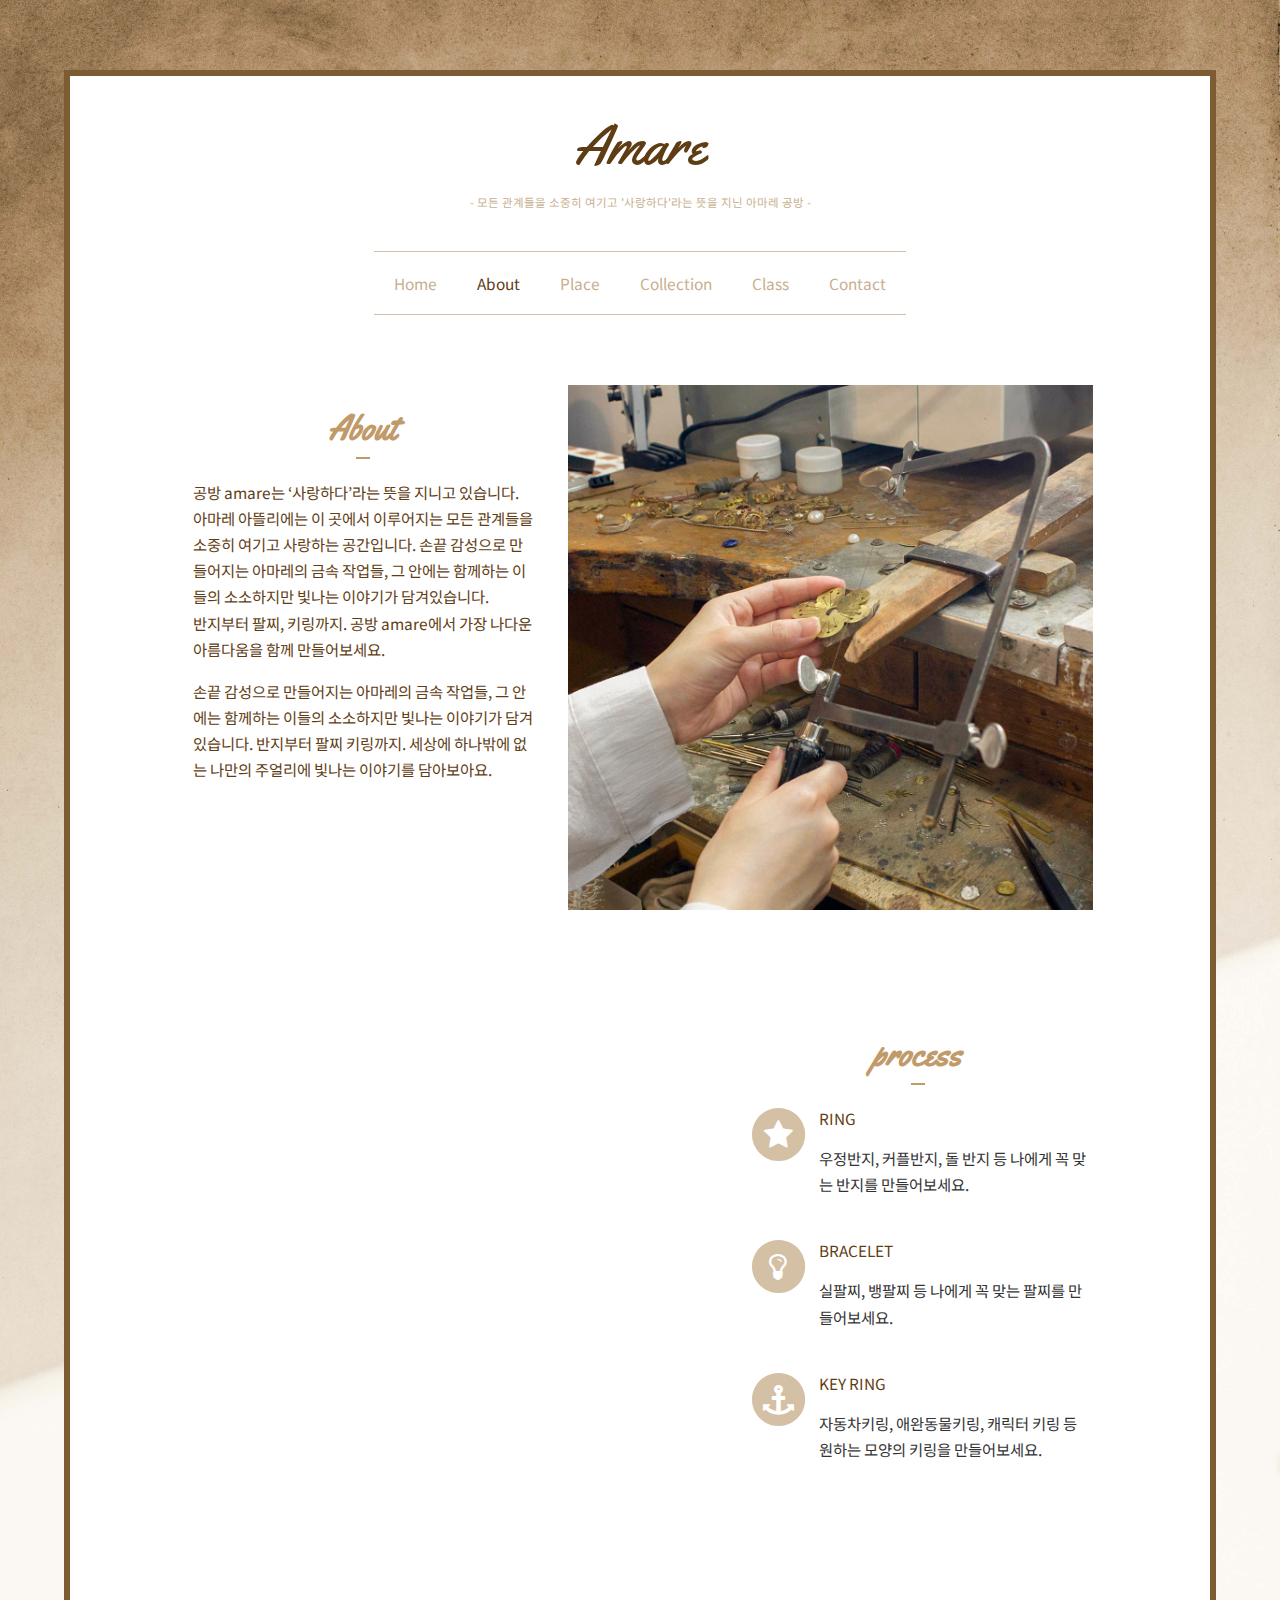
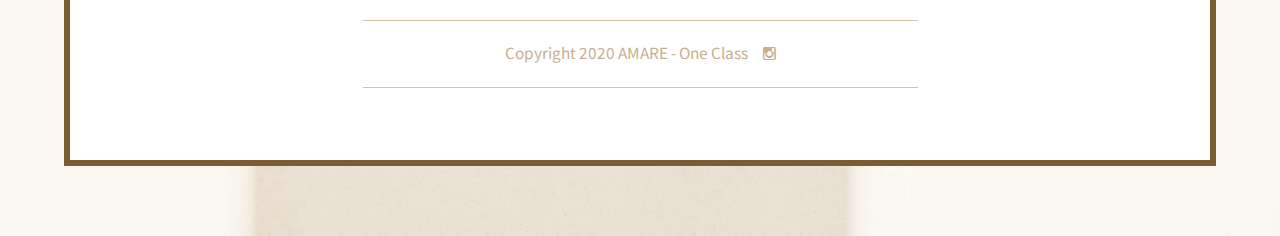
<file: about.html>
<!DOCTYPE html>
<html lang="en">
    <head>
        <title>아마레 공방 - About</title>

        <meta charset="utf-8">
        <meta name="description" content="">
        <meta name="viewport" content="width=device-width, initial-scale=1">
        
        <!-- Boostrap Core CSS-->
        <link rel="stylesheet" href="css/bootstrap.min.css"> 
        
        <!-- Main CSS -->
        <link rel="stylesheet" href="css/style.css">
        
        <!-- Animate CSS -->
        <link href="css/animate.css" rel="stylesheet">
        
        <!-- Google fonts -->
        <link href='http://fonts.googleapis.com/css?family=Oxygen:400,300' rel='stylesheet' type='text/css'>
        <link rel="stylesheet" type="text/css" href="http://fonts.googleapis.com/css?family=Qwigley" >
        <link href="https://fonts.googleapis.com/css2?family=Yellowtail&display=swap" rel="stylesheet">
        <link href="https://fonts.googleapis.com/css2?family=Noto+Sans+KR:wght@100;300;400;500;700;900&family=Yellowtail&display=swap" rel="stylesheet">
        <!-- Font awesome -->
        <link href="font-awesome-4.1.0/css/font-awesome.min.css" rel="stylesheet" type="text/css">

   </head>
   <body>
   
   <!-- Start wrapper -->
   <div class="wrapper">
  	  <div class="col-md-12">
         <!-- Logo -->
         <div class="brand wow fadeIn" data-wow-delay="0.1s"> amare
           <div class="title"> - 모든 관계들을 소중히 여기고 '사랑하다'라는 뜻을 지닌 아마레 공방 -  </div>
         </div>

         <!-- Navigation -->
         <nav class="navbar navbar-default" role="navigation">
            <!-- Brand and toggle get grouped for better mobile display -->
            <div class="navbar-header">
                <button type="button" class="navbar-toggle" data-toggle="collapse" data-target="#bs-example-navbar-collapse-1">
                    <span class="sr-only">Toggle navigation</span>
                    <span class="icon-bar"></span>
                    <span class="icon-bar"></span>
                    <span class="icon-bar"></span>
                </button>
                <!-- navbar-brand is hidden on larger screens, but visible when the menu is collapsed -->
                <div class="navbar-brand"><a href="">amare</a>
                <div class="title"> - 사랑하다 - </div>
                </div>
                 
            </div>
            <!-- Collect the nav links, forms, and other content for toggling -->
            <div class="collapse navbar-collapse" id="bs-example-navbar-collapse-1">
                <ul class="nav navbar-nav">
                  
                     <li>
                       <a href="index.html">Home</a>
                    </li>
                    <li class="active">
                       <a href="about.html">About</a>
                    </li>
                    <li>
                       <a href="services.html">Place</a>
                    </li>
                    <li>
                       <a href="collection.html">Collection</a>
                    </li>
                    <li>
                       <a  href="resume.html">Class</a>
                    </li>
                    <li>
                       <a href="contact.html">Contact</a>
                    </li>
                </ul>
            </div>
            <!-- /navbar-collapse -->
         </nav>
         <!-- End nav -->


         <!-- Start margin -->
         <div class="margin-about">
             <!-- Start left column -->
             <div class="box-about col-md-4 col-xs-offset-1">
               <h3 class="heading-inner">About</h3>
                  <div class="hr"></div>
                    <h4 class="aboutword">
                    공방 amare는 ‘사랑하다’라는 뜻을 지니고 있습니다.<br>
                    아마레 아뜰리에는 이 곳에서 이루어지는 모든 관계들을 소중히 여기고 사랑하는 공간입니다.
                    손끝 감성으로 만들어지는 아마레의 금속 작업들, 그 안에는 함께하는 이들의 소소하지만 빛나는 이야기가 담겨있습니다. <br>
                    반지부터 팔찌, 키링까지. 공방 amare에서 가장 나다운 아름다움을 함께 만들어보세요.
                    </h4>
                    
                    <h4 class="aboutword">
                    손끝 감성으로 만들어지는 아마레의 금속 작업들, 그 안에는 함께하는 이들의 소소하지만 빛나는 이야기가 담겨있습니다.  
                    반지부터 팔찌 키링까지. 세상에 하나밖에 없는 나만의 주얼리에 빛나는 이야기를 담아보아요.
                    </h4>             
                   
             </div>
             <!-- End left column -->
             
             <!-- Start right image -->
             <div class="col-md-6 wow fadeIn" data-wow-delay="0.1s">
               <img src="img/about1.jpg" alt="" class="photo-about"/> 
             </div>
             <!-- End right image -->
         </div>
         <!-- End margin -->
         
         <div class="col-md-12">
         </div>
         
         
         <!-- Start margin -->
         <div class="margin-about">
         <!-- Start right image -->
             <div class="col-md-6 wow fadeIn col-md-offset-1" data-wow-delay="0.1s">
               <img src="img/about.jpg" alt="" class="photo-about"/> 
             </div>
             <!-- End right image -->
             <!-- Start left column -->
             <div class="box-about col-md-4">
               <h3 class="heading-inner">process</h3>
                  <div class="hr"></div>
                    <div class="media">
                   <div class="pull-left">
                       <span class="fa-stack fa-2x">
                            <i class="fa fa-circle fa-stack-2x text-primary"></i>
                            <i class="fa fa-star fa-stack-1x fa-inverse"></i>
                       </span> 
                   </div>
                   <div class="media-body">
                       <h4 class="media-heading">RING</h4>
                       <p> 
                          우정반지, 커플반지, 돌 반지 등 나에게 꼭 맞는 반지를 만들어보세요.</p>
                   </div>
               </div>
               <div class="media">
                   <div class="pull-left">
                       <span class="fa-stack fa-2x">
                            <i class="fa fa-circle fa-stack-2x text-primary"></i>
                            <i class="fa fa-lightbulb-o fa-stack-1x fa-inverse"></i>
                       </span> 
                   </div>
                   <div class="media-body">
                       <h4 class="media-heading">BRACELET</h4>
                       <p>실팔찌, 뱅팔찌 등 나에게 꼭 맞는 팔찌를 만들어보세요. </p>
                   </div>
               </div>
               <div class="media">
                   <div class="pull-left">
                       <span class="fa-stack fa-2x">
                            <i class="fa fa-circle fa-stack-2x text-primary"></i>
                            <i class="fa fa-anchor fa-stack-1x fa-inverse"></i>
                       </span> 
                   </div>
                   <div class="media-body">
                       <h4 class="media-heading">KEY RING</h4>
                      <p>자동차키링, 애완동물키링, 캐릭터 키링 등 원하는 모양의 키링을 만들어보세요. </p>
                   </div>
              </div>
                               
             </div>
             <!-- End left column -->
             
             
         </div>
         <!-- End margin -->
         

         <!-- Start footer -->
         <div class="footer col-md-6 col-xs-offset-3">
              <h5>Copyright 2020 AMARE - One Class
              <a href="https://www.instagram.com/amare_official_irisjewelry/" target="_blank">
                    <i class="fa fa-instagram fa-1x icon1"></i>
                 </a>
              </h5>
         </div>
         <!-- End footer -->

      </div>
      <!-- End col-md-12 -->

   </div>
   <!-- End wrapper -->

      
   <!-- jQuery Version 1.11.0 -->
   <script src="js/jquery-1.11.0.js"></script>
   <!-- Boostrap JS -->
   <script src="js/bootstrap.min.js"></script>
   <!-- Smooth scroll JS -->
   <script src="js/smoothscroll.js"></script>
   
   <!-- Wow JavaScript -->
   <script src="js/wow.js"></script>
    
    <script>
    new WOW().init();
    </script>


</body>
</html>
</file>
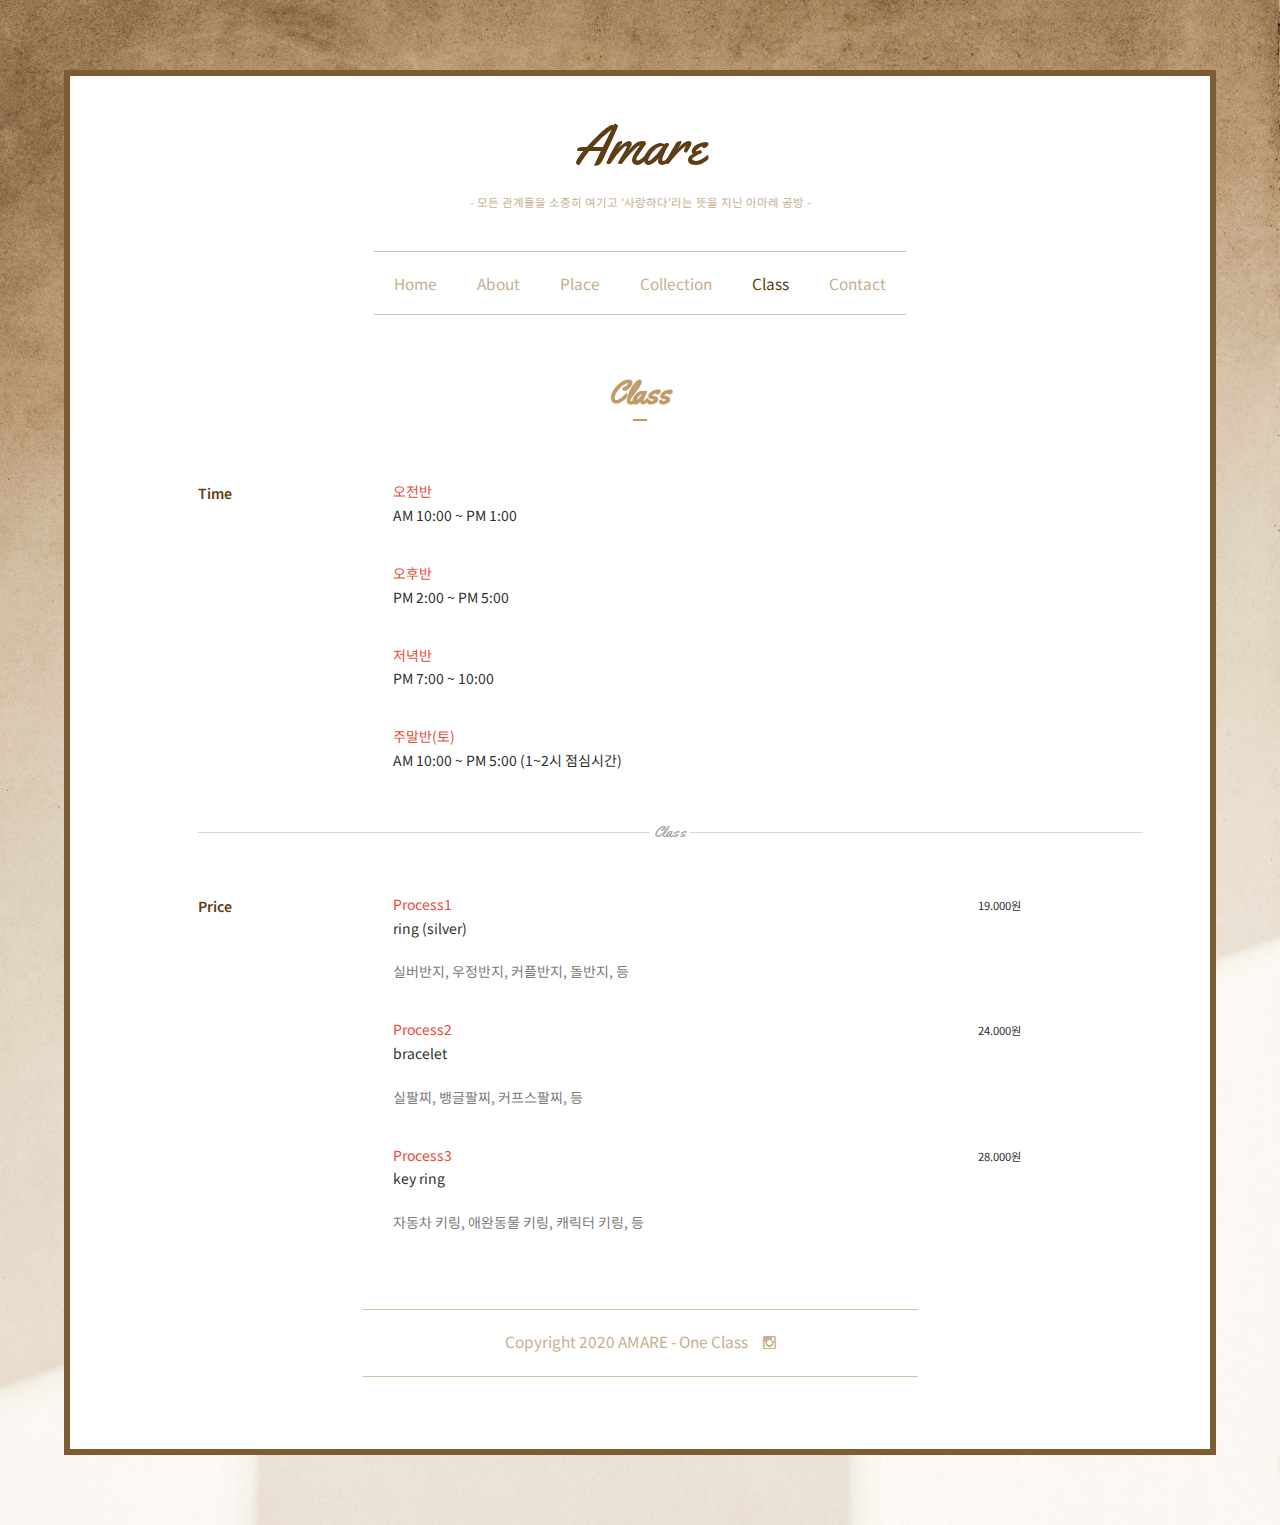
<file: resume.html>
<!DOCTYPE html>
<html lang="en">

    <head>
        <title>아마레 공방 - Class</title>

        <meta charset="utf-8">
        <meta name="description" content="">
        <meta name="viewport" content="width=device-width, initial-scale=1">
        
        <!-- Boostrap Core CSS-->
        <link rel="stylesheet" href="css/bootstrap.min.css"> 
        
        <!-- Main CSS -->
        <link rel="stylesheet" href="css/style.css">
        
        <!-- Animate CSS -->
        <link href="css/animate.css" rel="stylesheet">
        
        <!-- Google fonts -->
        <link href='http://fonts.googleapis.com/css?family=Oxygen:400,300' rel='stylesheet' type='text/css'>
        <link rel="stylesheet" type="text/css" href="http://fonts.googleapis.com/css?family=Qwigley" />
        <link href="https://fonts.googleapis.com/css2?family=Yellowtail&display=swap" rel="stylesheet">
        <link href="https://fonts.googleapis.com/css2?family=Noto+Sans+KR:wght@100;300;400;500;700;900&family=Yellowtail&display=swap" rel="stylesheet">
        <!-- Font awesome -->
        <link href="font-awesome-4.1.0/css/font-awesome.min.css" rel="stylesheet" type="text/css">

   </head>
   <body>
   
   <!-- Start wrapper -->
   <div class="wrapper">
  	  <div class="col-md-12">
         <!-- Logo -->
         <div class="brand wow fadeIn" data-wow-delay="0.1s"> amare
           <div class="title"> - 모든 관계들을 소중히 여기고 '사랑하다'라는 뜻을 지닌 아마레 공방 -  </div>
         </div>

         <!-- Navigation -->
         <nav class="navbar navbar-default" role="navigation">
            <!-- Brand and toggle get grouped for better mobile display -->
            <div class="navbar-header">
                <button type="button" class="navbar-toggle" data-toggle="collapse" data-target="#bs-example-navbar-collapse-1">
                    <span class="sr-only">Toggle navigation</span>
                    <span class="icon-bar"></span>
                    <span class="icon-bar"></span>
                    <span class="icon-bar"></span>
                </button>
                <!-- navbar-brand is hidden on larger screens, but visible when the menu is collapsed -->
                <div class="navbar-brand"><a href="">amare</a>
                <div class="title"> - 사랑하다 - </div>
                </div>
                 
            </div>
            <!-- Collect the nav links, forms, and other content for toggling -->
            <div class="collapse navbar-collapse" id="bs-example-navbar-collapse-1">
                <ul class="nav navbar-nav">
                  
                     <li>
                       <a href="index.html">Home</a>
                    </li>
                    <li>
                       <a href="about.html">About</a>
                    </li>
                    <li>
                       <a href="services.html">Place</a>
                    </li>
                    <li>
                      <a href="collection.html">Collection</a>
                    </li>
                    <li class="active">
                      <a  href="resume.html">Class</a>
                    </li>
                    <li>
                      <a href="contact.html">Contact</a>
                    </li>
                </ul>
            </div>
            <!-- /navbar-collapse -->
         </nav>
         <!-- End nav -->


         <!-- Start resume -->
         <div class="margin-resume wow fadeIn" data-wow-delay="0.1s">
               <h3 class="heading-inner">Class</h3>
                  <div class="hr"></div>
                  <!--EDUCATION DESCRIPTION -->
	              <div class="container desc">
		            <div class="row">
				      <div class="col-lg-2 col-lg-offset-1">
					    <h4 class="resume-h4">Time</h4>
				      </div>
				      <div class="col-lg-6">
					    <p><span class="e-heading">오전반</span><br/>
						 AM 10:00 ~ PM 1:00
					    </p>
				      </div>
				     

				      <div class="col-lg-6 col-lg-offset-3">
					    <p><span class="e-heading">오후반</span><br/>
						PM 2:00 ~ PM 5:00
					    </p>
				      </div>
				      

              <div class="col-lg-6 col-lg-offset-3">
              <p><span class="e-heading">저녁반</span><br/>
            PM 7:00 ~ 10:00
              </p>
              </div>
              

              <div class="col-lg-6 col-lg-offset-3">
              <p><span class="e-heading">주말반(토)</span><br/>
            AM 10:00 ~ PM 5:00 (1~2시 점심시간)
              </p>
              </div>
              

		            </div><!-- /row -->
		            <br>
		            <div class="line-symbol"></div>
	              </div><!-- /container -->
	
	
	              <!--WORK DESCRIPTION -->
	              <div class="container desc">
		             <div class="row">
				        <div class="col-lg-2 col-lg-offset-1">
					    <h4 class="resume-h4">Price</h4>
				        </div>
				        <div class="col-lg-6">
					      <p><span class="e-heading">Process1</span><br/>
						 ring (silver) <br/>
					     </p>
					     <p><span class="more">실버반지, 우정반지, 커플반지, 돌반지, 등</span></p>
				        </div>
				        <div class="col-lg-3">
					     <p><span class="date">19.000원</span></p>
				        </div>

				        <div class="col-lg-6 col-lg-offset-3">
					     <p><span class="e-heading">Process2</span><br/>
						 bracelet<br/>
					     </p>
					     <p><span class="more">실팔찌, 뱅글팔찌, 커프스팔찌, 등</span></p>
				       </div>
				       <div class="col-lg-3">
					    <p><span class="date">24.000원</span></p>
				       </div>
                       <div class="col-lg-6 col-lg-offset-3">
					     <p><span class="e-heading">Process3</span><br/>
						 key ring <br/>
					     </p>
					     <p><span class="more">자동차 키링, 애완동물 키링, 캐릭터 키링, 등</span></p>
				       </div>
				       <div class="col-lg-3">
					    <p><span class="date">28.000원</span></p>
				       </div>
                      
				    
		            </div><!-- /row -->
		            <br>

	              </div><!-- /container -->
         
         </div>
         <!-- End margin -->

         <!-- Start footer -->
         <div class="footer col-md-6 col-xs-offset-3">
              <h5>Copyright 2020 AMARE - One Class
              <a href="https://www.instagram.com/amare_official_irisjewelry/" target="_blank">
                    <i class="fa fa-instagram fa-1x icon1"></i>
                 </a>
              </h5>
          </div>
          <!-- End footer -->

                  
      </div>
      <!-- End col-md-12 -->

   </div>
   <!-- End wrapper -->

      
   <!-- jQuery Version 1.11.0 -->
   <script src="js/jquery-1.11.0.js"></script>
   <!-- Boostrap JS -->
   <script src="js/bootstrap.min.js"></script>
   <!-- Smooth scroll JS -->
   <script src="js/smoothscroll.js"></script>
   
   <!-- Wow JavaScript -->
   <script src="js/wow.js"></script>
    
   <script>
   new WOW().init();
   </script>


</body>
</html>
</file>
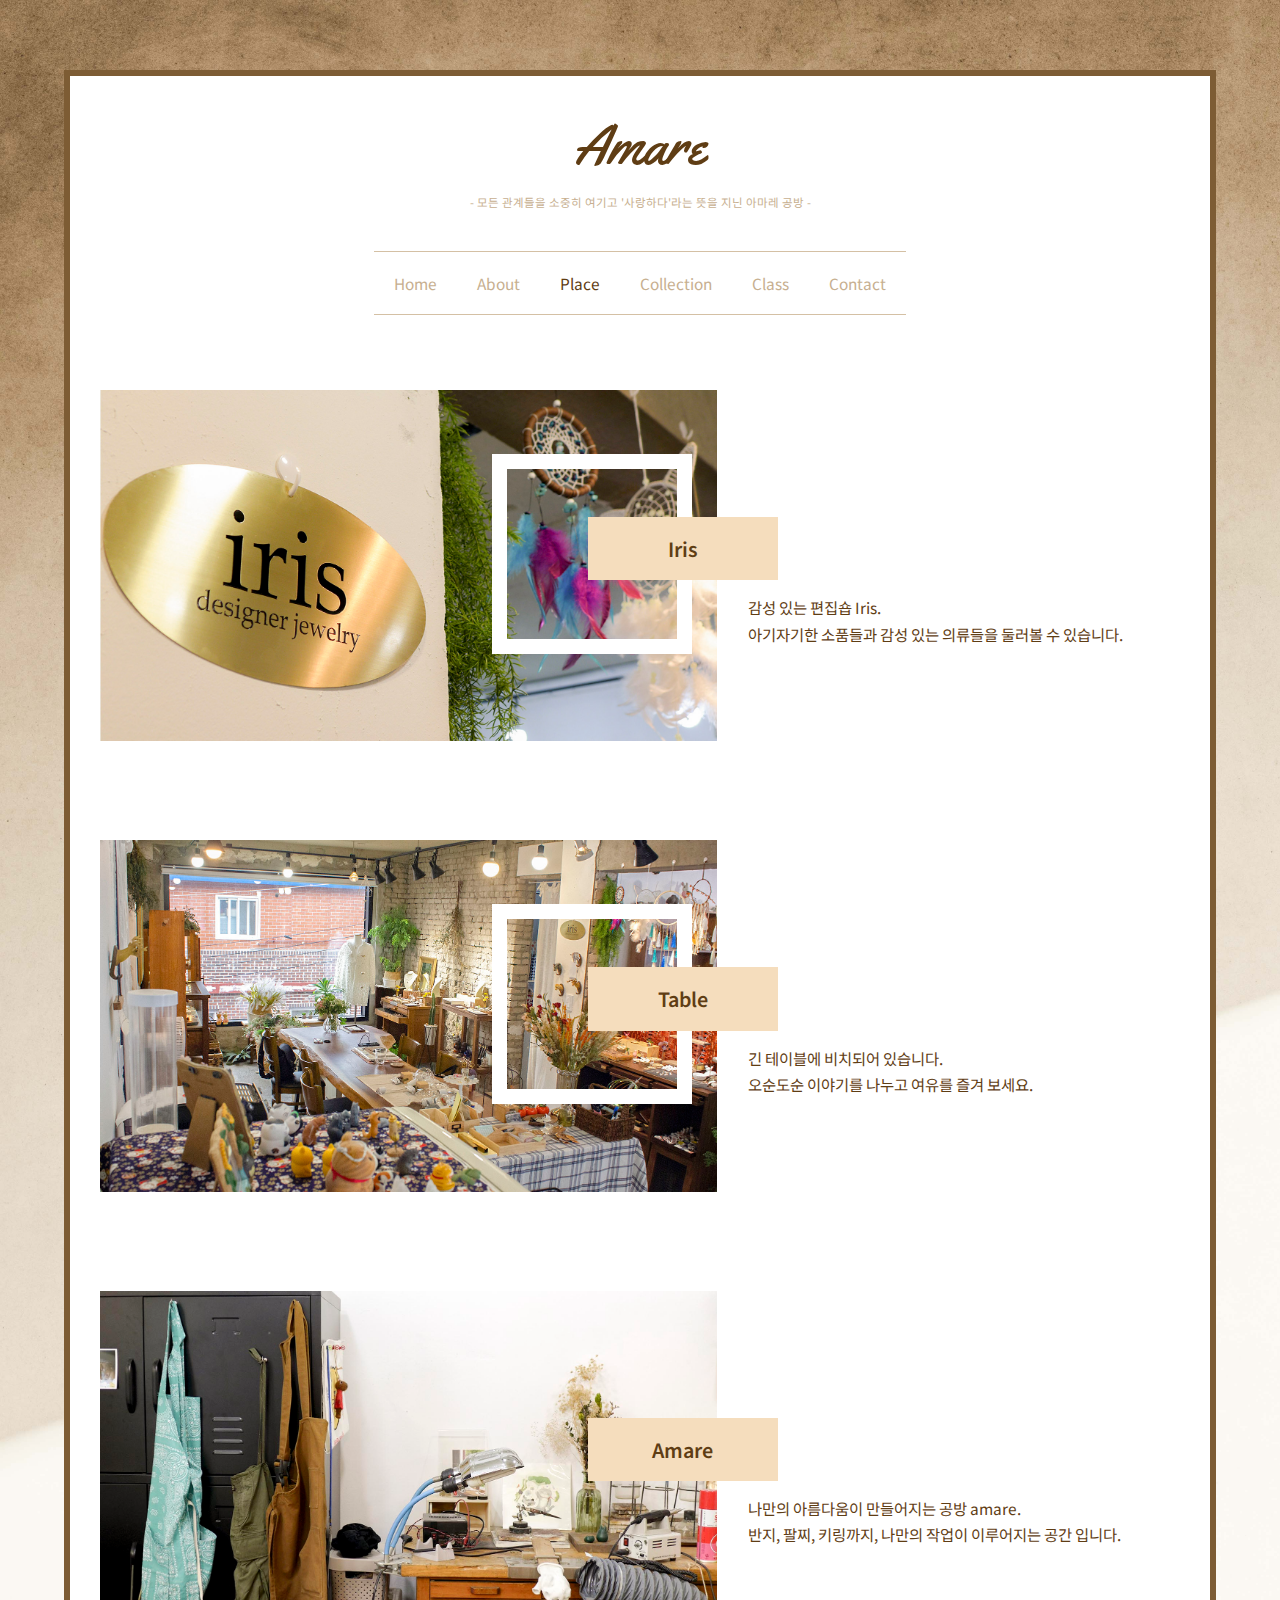
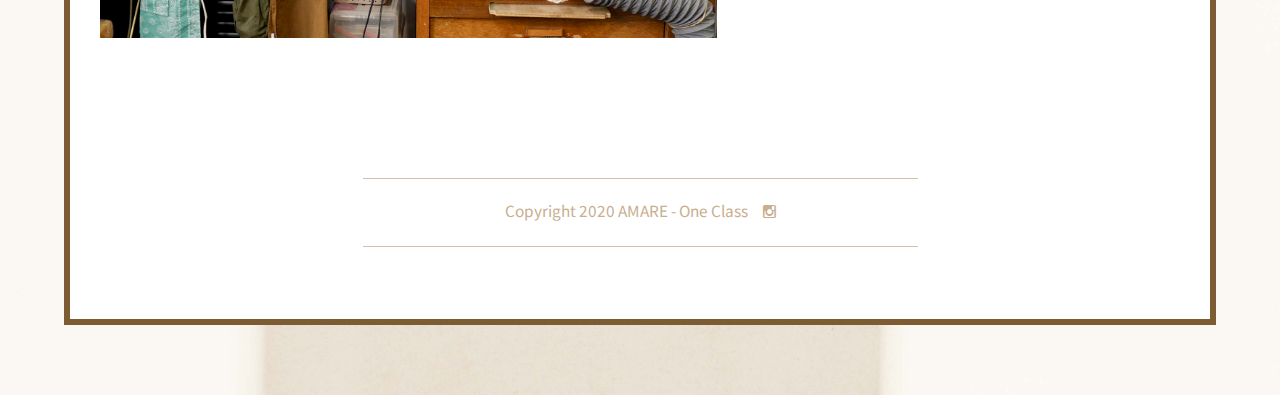
<file: services.html>
<!DOCTYPE html>
<html lang="en">

    <head>
        <title>아마레 공방 - Place</title>

        <meta charset="utf-8">
        <meta name="description" content="">
        <meta name="viewport" content="width=device-width, initial-scale=1">
        
        <!-- Boostrap Core CSS-->
        <link rel="stylesheet" href="css/bootstrap.min.css"> 
        
        <!-- Main CSS -->
        <link rel="stylesheet" href="css/style.css">
        
        <!-- Animate CSS -->
        <link href="css/animate.css" rel="stylesheet">
        
        <!-- Google fonts -->
        <link href='http://fonts.googleapis.com/css?family=Oxygen:400,300' rel='stylesheet' type='text/css'>
        <link rel="stylesheet" type="text/css" href="http://fonts.googleapis.com/css?family=Qwigley" />
        <link href="https://fonts.googleapis.com/css2?family=Yellowtail&display=swap" rel="stylesheet">
        <link href="https://fonts.googleapis.com/css2?family=Noto+Sans+KR:wght@100;300;400;500;700;900&family=Yellowtail&display=swap" rel="stylesheet">
        <!-- Font awesome -->
        <link href="font-awesome-4.1.0/css/font-awesome.min.css" rel="stylesheet" type="text/css">

   </head>
   <body>
   
   <!-- Start wrapper -->
   <div class="wrapper">
  	  <div class="col-md-12">
         <!-- Logo -->
         <div class="brand wow fadeIn" data-wow-delay="0.1s"> amare
           <div class="title"> - 모든 관계들을 소중히 여기고 '사랑하다'라는 뜻을 지닌 아마레 공방 -  </div>
         </div>

         <!-- Navigation -->
         <nav class="navbar navbar-default" role="navigation">
            <!-- Brand and toggle get grouped for better mobile display -->
            <div class="navbar-header">
                <button type="button" class="navbar-toggle" data-toggle="collapse" data-target="#bs-example-navbar-collapse-1">
                    <span class="sr-only">Toggle navigation</span>
                    <span class="icon-bar"></span>
                    <span class="icon-bar"></span>
                    <span class="icon-bar"></span>
                </button>
                <!-- navbar-brand is hidden on larger screens, but visible when the menu is collapsed -->
                <div class="navbar-brand"><a href="">amare</a>
                <div class="title"> - 사랑하다 - </div>
                </div>
                 
            </div>
            <!-- Collect the nav links, forms, and other content for toggling -->
            <div class="collapse navbar-collapse" id="bs-example-navbar-collapse-1">
                <ul class="nav navbar-nav">
                  
                     <li>
                       <a href="index.html">Home</a>
                    </li>
                    <li>
                       <a href="about.html">About</a>
                    </li>
                    <li class="active">
                       <a href="services.html">Place</a>
                    </li>
                    <li>
                       <a href="collection.html">Collection</a>
                    </li>
                    <li>
                       <a  href="resume.html">Class</a>
                    </li>
                    <li>
                       <a href="contact.html">Contact</a>
                    </li>
                </ul>
            </div>
            <!-- /navbar-collapse -->
         </nav>
         <!-- End nav -->


         <!-- Start Services -->
         <div class="margin-services">
             <div class="col-md-7">
               <div class="first-s">
                <div class="square wow fadeInDown" data-wow-delay=".5s"></div>
               </div>
               <img src="img/services1.jpg" alt="photo" class="photo-services"/>
             </div>
             <div class="col-md-5">
               <h4 class="heading-services">Iris</h4>
               <p> 감성 있는 편집숍 Iris.<br>
                  아기자기한 소품들과 감성 있는 의류들을 둘러볼 수 있습니다.</p>
             </div>
             <div class="col-md-7">
               <div class="first-s">
                <div class="square wow fadeInDown" data-wow-delay=".5s"></div>
               </div>
               <img src="img/services2.jpg" alt="photo" class="photo-services"/>
             </div>
             <div class="col-md-5">
               <h4 class="heading-services">Table</h4>
               <p>긴 테이블에 비치되어 있습니다.<br>
                  오순도순 이야기를 나누고 여유를 즐겨 보세요. </p>
             </div>
             <div class="col-md-7">
                <div class="first-s">
                 <div class="square wow fadeInDown" data-wow-delay=".5s"></div>
                </div>
                <img src="img/services3.jpg" alt="photo" class="photo-services"/>
             </div>
             <div class="col-md-5">
               <h4 class="heading-services">Amare</h4>
               <p>나만의 아름다움이 만들어지는 공방 amare.<br>
                  반지, 팔찌, 키링까지, 나만의 작업이 이루어지는 공간 입니다.</p>
             </div>
         </div>
         <!-- End services -->
             
        
         <!-- Start footer -->
         <div class="footer col-md-6 col-xs-offset-3">
            <h5>Copyright 2020 AMARE - One Class
            <a href="https://www.instagram.com/amare_official_irisjewelry/" target="_blank">
                    <i class="fa fa-instagram fa-1x icon1"></i>
                 </a>
            </h5>
         </div>
         <!-- End footer -->
                  
      </div>
      <!-- End col-md-12 -->

   </div>
   <!-- End wrapper -->

      
   <!-- jQuery Version 1.11.0 -->
   <script src="js/jquery-1.11.0.js"></script>
   <!-- Boostrap JS -->
   <script src="js/bootstrap.min.js"></script>
   <!-- Smooth scroll JS -->
   <script src="js/smoothscroll.js"></script>
   
   <!-- Wow JavaScript -->
   <script src="js/wow.js"></script>
    
   <script>
   new WOW().init();
   </script>


</body>
</html>
</file>
<file: css/style.css>
/* ----------------------------------------------------
	 General styles
------------------------------------------------------- */




body {
	background-color: white;
	background-image: url(../img/cra.jpg);
	background-repeat: no-repeat;
	background-size: cover;
	-webkit-font-smoothing: antialiased;
}

a {
    color: #4f4d47;
	text-decoration: none;
	-webkit-transition: all .35s; 
	transition: all .35s;
}

a:hover {
	color: #dadada;	
	text-decoration: underline;
}

::-webkit-scrollbar{width: 10px;}
::-webkit-scrollbar-track {background-color:#e1cfb5;}
::-webkit-scrollbar-thumb {background-color:#ac8e67;border-radius: 10px;}
::-webkit-scrollbar-thumb:hover {background: #7d5c34;}
::-webkit-scrollbar-button:start:decrement,::-webkit-scrollbar-button:end:increment {
width:20px;height:15px;background:#ac8e67;} 

.wrapper {
  background: white;
  margin: 70px auto;
  width: 90%;
  max-width: 1250px;
  overflow: hidden;
  border: 6px solid #7d5c34;
  -webkit-box-sizing: border-box;
  -moz-box-sizing: border-box;
  box-sizing: border-box;
}


img {
	max-width: 100%;	
	height: auto;
}


p {
	font-size: 1.1em;
    font-family: 'Oxygen', sans-serif;
    font-family: 'Noto Sans KR', sans-serif;	
	color: #333;
	line-height: 1.7em;
	margin-top: 14px;
	margin-bottom: 20px;	
}


h1 {
    font-family: 'Qwigley', Helvetica, Sans-serif;

    font-family: 'Yellowtail', cursive;	   
    font-size: 2.2em;
	font-weight: 600;
    color: #4f4d47;
	margin-top: 50px;
	margin-bottom: 0;
	text-align: center;
	line-height: 1.7em;
}

h2 {	
    font-family: 'Oxygen', sans-serif;	
    font-family: 'Noto Sans KR', sans-serif;
    font-size: 1em;
	font-weight: 400;
	color: #898989;
	margin-top: 40px;
	margin-bottom: 34px;
	text-align: center;
	line-height: 1.7em;
	padding-left: 150px;
	padding-right: 150px;
}


h3 {
    font-family: 'Oxygen', sans-serif;	
    font-family: 'Noto Sans KR', sans-serif;
    font-size: 1em;
	font-weight: 400;
	color: #898989;
	margin-top: 16px;
	margin-bottom: 14px;
	text-align: left;
	line-height: 1.7em;
}


h4 {
	font-family: 'Oxygen', sans-serif;
	font-family: 'Noto Sans KR', sans-serif;	
    font-size: 1em;
	font-weight: 400;
	color: #5f3d14;
	margin-top: 16px;
	margin-bottom: 14px;
	text-align: left;
	line-height: 1.7em;
}


.heading-inner {
    font-family: 'Qwigley', Helvetica, Sans-serif;	
    font-family: 'Yellowtail', cursive;   
    font-size: 2.2em;
	font-weight: 600;
    color: #c19a6a;
	margin-top: 16px;
	margin-bottom: 0;
	text-align: center;
	line-height: 1.7em;
}


.hr {
	border-bottom: 2px solid #c19a6a;
	display: block;
	width: 14px;
	margin: auto;
	margin-bottom: 20px;
}

.aboutword{
	word-break: normal;
}


.media, .media-heading {
	font-size: 1em;
}

.media .text-primary {
    color: #d4c0a4;
}

.media, p {
	font-size: 1em;
    font-family: 'Oxygen', sans-serif;
    font-family: 'Noto Sans KR', sans-serif;	
	color: #333;
	line-height: 1.7em;
	margin-top: 14px;
	margin-bottom: 20px;	
}



/* ----------------------------------------------------
	 Navigation and logo styles
------------------------------------------------------- */


.brand {
	display: none;
}

.navbar-default .navbar-brand {
    padding: 10px 12px 14px;
    text-align: center;
    font-family: 'Qwigley', Helvetica, Sans-serif;
    font-family: 'Yellowtail', cursive;		
	font-size: 2.4em;
    line-height: normal;
    color: #4f4d47;
	text-transform: capitalize;
	margin-top: 38px;
}

.navbar-default .navbar-brand .title {
    display: block;
    padding: 5px 0 45px;
    text-align: center;
    font-size: 0.3em;
    font-weight: 400;
	color: #999999;
    text-transform: lowercase;
	font-family: 'Oxygen', sans-serif;	
	font-family: 'Noto Sans KR', sans-serif;
}


.navbar-nav {
    text-transform: capitalize;
    font-weight: 400;
}

.navbar-default {
	background-color: transparent;
}

.navbar-toggle {
    margin-top: 30px;
	border: none;
}

.nav .open>a, .nav .open>a:hover, .nav .open>a:focus {
    background-color: #eee;
    border-color: transparent;
}

@media screen and (min-width:768px) {

.brand {
    display: inherit;
    margin: 0;
    padding: 30px 0 14px;
    text-align: center;
    font-family: 'Qwigley', Helvetica, Sans-serif;
    font-family: 'Yellowtail', cursive;
	font-size: 4.1em;
    line-height: normal;
    color: #5f3d14;
    text-transform: capitalize;
}


.brand .title {
    display: block;
    padding: 10px 0 20px;
    text-align: center;
    font-size: 0.2em;
    font-weight: 400;
	color: #c7af90;
    text-transform: lowercase;
	font-family: 'Oxygen', sans-serif;	
	font-family: 'Noto Sans KR', sans-serif;
}

.navbar {
    border-radius: 0; 
    min-height: 0;
}


.navbar-header {
    display: none;
}

.navbar-default {
    border: none;
    background: #fff;
    margin-top: 7px;
	padding-bottom: 12px;
}
	
.navbar-default .navbar-nav>li>a {
	color: #c7af90;
	font-family: 'Oxygen', sans-serif;
	font-family: 'Noto Sans KR', sans-serif;
	font-size: 1.1em;
    border-top: 1px solid #d4c0a4;
    border-bottom: 1px solid #d4c0a4;
}

.navbar-default .navbar-nav>li>a:hover {
	color: ##5f3d14;
	background:#c7af90;
}

.nav>li>a {
    padding: 20px;
}

.navbar-nav>li>a {
    line-height: normal;
}

.navbar-nav {
    display: table;
    float: none;
    margin: 0 auto;
    table-layout: fixed;
}

.navbar-default .navbar-nav > .active > a, 
.navbar-default .navbar-nav > .active > a:hover, 
.navbar-default .navbar-nav > .active > a:focus {
    color: #5f3d14;
	background-color: transparent;
}

}


/* ----------------------------------------------------
	 Buttons styles
------------------------------------------------------- */


.btn {
	border-radius: 0px;
	text-decoration: none;
	padding: 12px 15px;
	font-size: 1em;
	line-height: 1.5em;
	font-weight: 400;
	letter-spacing: 0.2em;
	-webkit-transition: all .2s ease-in-out;
	-moz-transition: all .2s ease-in-out;
	-ms-transition: all .2s ease-in-out;
	-o-transition: all .2s ease-in-out;
	transition: all .2s ease-in-out;
	margin-bottom: 10px;
	margin-top: 10px;
}

.home-btn {
	color: #898989;
	background-color: transparent;
    border: 2px solid #dadada;
}

.home-btn:hover {
    color: #4f4d47;
	background-color: transparent;
	border-color: #4f4d47;	
}

.home1-btn {
	color: #898989;
	background-color: transparent;
    border: 2px solid #dadada;
	margin-top: 30px;
}

.home1-btn:hover {
    color: #4f4d47;
	background-color: transparent;
	border-color: #4f4d47;	
}


/* ----------------------------------------------------
	 Home page styles
------------------------------------------------------- */


.main-image {
	margin-top: 20px;
	z-index:1;
}


.box-home {
	color: #898989;
	font-family: 'Oxygen', sans-serif;
	font-family: 'Noto Sans KR', sans-serif;
	font-size: 1.1em;
    border-top: 1px solid #dddddd;
    border-bottom: 1px solid #dddddd;
	margin-top: 110px;
}

.box-home a {
    color: #e74c3c;
	font-family: 'Oxygen', sans-serif;
	font-family: 'Noto Sans KR', sans-serif;
	font-size: 0.9em;
}


.box-home a:hover{
	color: #898989;
}


.photo-home {
	margin-top: 60px;
	margin-bottom: 30px;
	margin-left: 5px;
}

.text-left {
    font-family: 'Oxygen', sans-serif;
    font-family: 'Noto Sans KR', sans-serif;
    font-size: 1em;
	color: #898989;
	margin-top: 16px;
	margin-bottom: 14px;
	text-align: left;
	line-height: 1.7em;
	display: inline;
	font-weight: 400;
}


.first .square {
    width: 200px;
    height: 200px;
    border: 15px solid white;
    position: absolute;
    top: 87px;
    right: 41px;
    z-index: 1;
}


/* ----------------------------------------------------
	 About page styles
------------------------------------------------------- */


.margin-about {
	margin-top: -32px;
}


.box-about {
	color: #898989;
	font-family: 'Oxygen', sans-serif;
	font-family: 'Noto Sans KR', sans-serif;
	font-size: 1.1em;
    /*border-top: 1px solid #d4c0a4;
    border-bottom: 1px solid #d4c0a4;*/
	margin-top: 68px;
}

.photo-about {
	margin-top: 70px;
	margin-bottom: 30px;
	margin-left: 5px;
}


.text-about {
    font-size: 1em;
	font-weight: 400;
	text-transform: uppercase;
    color: #4f4d47;
}


/* ----------------------------------------------------
	 Services page styles
------------------------------------------------------- */


.margin-services {
	margin-top: 50px;
}

.margin-services p {
	font-size: 1.1em;
    font-family: 'Oxygen', sans-serif;	
    font-family: 'Noto Sans KR', sans-serif;
	color: #5f3d14;
	line-height: 1.7em;
	margin-top: 14px;
	margin-bottom: 20px;
}

.heading-services {
    font-size: 1.4em;
	font-weight: 600;
    color: #5f3d14;
	margin-top: 140px;
	text-align: center;
	font-family: 'Oxygen', sans-serif;
	font-family: 'Noto Sans KR', sans-serif;
	line-height: 1.7em;
	margin-left: -160px;
	background-color: #f5ddbd;
	padding: 15px;
	width: 44%;
}

.photo-services {
	margin-top: 13px;
	margin-bottom: 86px;
}

.first-s .square {
    width: 200px;
    height: 200px;
    border: 15px solid white;
    position: absolute;
    top: 77px;
    right: 41px;
}


/* ----------------------------------------------------
	 Collections page styles
------------------------------------------------------- */



.margin-collection {
	margin-top: 30px;
}

.heading-c {
	font-family: 'Oxygen', sans-serif;
	font-family: 'Noto Sans KR', sans-serif;
    font-size: 1em;
	font-weight: 400;
	color: #898989;
	margin-top: 16px;
	margin-bottom: 45px;
	text-align: center;
	line-height: 1.7em;
}

.portfolio-items, 
.portfolio-filter {
  list-style: none outside none;
  margin: 0 0 40px 0;
  padding: 0;
}

.portfolio-filter > li {
  display: inline-block;
}

.portfolio-filter > li a {
  background: none repeat scroll 0 0 #FFFFFF;
  font-size: 1em;
  font-weight: 400;
  margin-right: 10px;
  text-transform: lowercase;
  transition: all 0.9s ease 0s;
  -moz-transition: all 0.9s ease 0s;
  -webkit-transition: all 0.9s ease 0s;
  -o-transition: all 0.9s ease 0s;
  outline: none;
  border-radius: 0;
  color: #ceb085;
  background-color: transparent;
  border: 1px solid #d4c0a4;

}

.portfolio-filter > li a:hover,
.portfolio-filter > li a.active{
  color: #5f3d14;
  background: #c7af90;
  border: 1px solid #c7af90;
  box-shadow: none;
}

.portfolio-items > li {
  float: left;
  padding: 0;
  -webkit-box-sizing: border-box;
  -moz-box-sizing: border-box;
  box-sizing: border-box;
}

.portfolio-item {
  margin: 0;
  padding:0;
}

/* Isotope styles */
/**** Isotope Filtering ****/
.isotope-item {
  z-index: 2;
}

.isotope-hidden.isotope-item {
  z-index: 1;
}

/**** Isotope CSS3 transitions ****/
.isotope,
.isotope .isotope-item {
  -webkit-transition-duration: 0.8s;
  -moz-transition-duration: 0.8s;
  -ms-transition-duration: 0.8s;
  -o-transition-duration: 0.8s;
  transition-duration: 0.8s;
}

.isotope {
  -webkit-transition-property: height, width;
  -moz-transition-property: height, width;
  -ms-transition-property: height, width;
  -o-transition-property: height, width;
  transition-property: height, width;
}

.isotope .isotope-item {
  -webkit-transition-property: -webkit-transform, opacity;
  -moz-transition-property: -moz-transform, opacity;
  -ms-transition-property: -ms-transform, opacity;
  -o-transition-property: -o-transform, opacity;
  transition-property: transform, opacity;
}

/**** disabling Isotope CSS3 transitions ****/
.isotope.no-transition,
.isotope.no-transition .isotope-item,
.isotope .isotope-item.no-transition {
  -webkit-transition-duration: 0s;
  -moz-transition-duration: 0s;
  -ms-transition-duration: 0s;
  -o-transition-duration: 0s;
  transition-duration: 0s;
}

/* End: Recommended Isotope styles */
/* disable CSS transitions for containers with infinite scrolling*/
.isotope.infinite-scrolling {
  -webkit-transition: none;
  -moz-transition: none;
  -ms-transition: none;
  -o-transition: none;
  transition: none;
}


.recent-work-wrap {
  position: relative;
}


.recent-work-wrap img {
  max-width: 100%;
}

.recent-work-wrap .recent-work-inner {
  top: 0;
  background: transparent;
  opacity: 0.9;
  width: 100%;
  border-radius: 0;
  margin-bottom: 0;
}

.recent-work-wrap:hover .overlay {
  opacity: 0.7;
   -webkit-filter: grayscale(1);
  filter: grayscale(1);
  -webkit-transition-duration: 1s;
  -moz-transition-duration: 1s;
  -ms-transition-duration: 1s;
  -o-transition-duration: 1s;
  transition-duration: 1s;
}

.grid {
	position: relative;
	list-style: none;
	text-align: center;
	margin-top: 40px;
}


.grid figure {
	position: relative;
	overflow: hidden;
	text-align: center;
	cursor: pointer;
}

.grid figure img {
	position: relative;
	display: block;
}

.grid figure figcaption {
	padding: 2em;
	color: #fff;
	text-transform: uppercase;
	-webkit-backface-visibility: hidden;
	backface-visibility: hidden;
}

.grid figure figcaption::before,
.grid figure figcaption::after {
	pointer-events: none;
}

.grid figure figcaption,
.grid figure figcaption > a {
	position: absolute;
	top: 0;
	left: 0;
	width: 100%;
	height: 100%;
}


.grid figure figcaption > a {
	z-index: 1000;
	text-indent: 200%;
	white-space: nowrap;
	font-size: 0;
	opacity: 0;
}

.grid figure h2 {
	word-spacing: -0.15em;
	font-weight: 400;
    font-family: 'Oxygen', sans-serif;
    font-family: 'Noto Sans KR', sans-serif;
}

.grid figure h2 span {
	font-weight: 400;
	margin-left: 10px;
}

.grid figure h2,
.grid figure p {
	margin: 0;
}

.grid figure p {
	letter-spacing: 1px;
	font-size: 1em;
	color: white;
	text-align: center;
}

figure.effect-moses {
	background: -webkit-linear-gradient(-45deg, #EC65B7 0%,#05E0D8 100%);
	background: linear-gradient(-45deg, #EC65B7 0%,#05E0D8 100%);
}

figure.effect-moses img {
	opacity: 0.85;
	-webkit-transition: opacity 0.35s;
	transition: opacity 0.35s;
}

figure.effect-moses h2,
figure.effect-moses p {
	padding: 20px;
	width: 70%;
	height: 50%;
	border-top: 1px solid #fff;
	color: white;
}

figure.effect-moses h2 {
	padding: 20px;
	width: 50%;
	height: 50%;
	text-align: left;
	-webkit-transition: -webkit-transform 0.35s;
	transition: transform 0.35s;
	-webkit-transform: translate3d(10px,10px,0);
	transform: translate3d(10px,10px,0);
	font-size: 1.6em;
}

figure.effect-moses p {
	float: right;
	padding: 20px;
	text-align: left;
	opacity: 0;
	-webkit-transition: opacity 0.35s, -webkit-transform 0.35s;
	transition: opacity 0.35s, transform 0.35s;
	-webkit-transform: translate3d(-50%,-50%,0);
	transform: translate3d(-50%,-50%,0);
	font-size: 0.9em;
}

figure.effect-moses:hover h2 {
	-webkit-transform: translate3d(0,0,0);
	transform: translate3d(0,0,0);
}

figure.effect-moses:hover p {
	opacity: 1;
	-webkit-transform: translate3d(0,0,0);
	transform: translate3d(0,0,0);
}

figure.effect-moses:hover img {
	opacity: 0.6;
}


/*---------------------------------------------------
	Resume page styles
---------------------------------------------------*/

.margin-resume {
	margin-top: 40px;
	margin-bottom: -20px;
}

.desc {
	padding-top: 25px;
}

.desc p {
	color: #2f2f2f;
}

.desc .e-heading {
    color: #e74c3c;
	font-weight: 400;
	text-transform: none;
	font-size: 1em;
}


.more {
	color: #7D7D7D;
	line-height: 1.6em;
}


.date {
	font-size: 0.8em;
	text-transform: uppercase;
}


.line-symbol {
    padding: 0;
    border: none;
    border-top: 1px solid #DADADA;
    color: #A3A3A3;
    text-align: center;
	width: 83%;
	margin: 0 auto;
	background: transparent;
	margin-top: 23px;
}

.line-symbol:after {
    content: "Class";
    display: inline-block;
    position: relative;
    top: -0.7em;
    font-size: 1.1em;
    padding: 0 0.25em;
    background: white;
    font-family: 'Qwigley', Helvetica, Sans-serif;
    font-family: 'Yellowtail', cursive;	   
}

.resume-h4{font-weight: 600;}

/* ----------------------------------------------------
	 News page styles
------------------------------------------------------- */


.margin-news {
	margin-top: 30px;
}


.holder {
	width: 100%;
	padding-bottom: 6px;
	margin-top: 40px;
}

.holder p {
	font-size: 1.1em;
    font-family: 'Oxygen', sans-serif;	
    font-family: 'Noto Sans KR', sans-serif;
	color: #898989;
	line-height: 1.7em;
	margin-top: 14px;
	margin-bottom: 20px;
}

h5 {
    font-size: 1.1em;
	font-weight: 600;
    color: #4f4d47;
	margin-top: 50px;
	text-align: center;
	font-family: 'Oxygen', sans-serif;
	font-family: 'Noto Sans KR', sans-serif;
	line-height: 1.7em;
}


h5 .date {
    font-size: 0.9em;
	font-weight: 400;
    color: #e74c3c;
	margin-top: 15px;
	margin-bottom: 14px;
	text-align: center;
	line-height: 1.7em;
	display: block;
	text-transform: lowercase;
	font-family: 'Oxygen', sans-serif;	
	font-family: 'Noto Sans KR', sans-serif;
}

.photo-news {
	margin-top: 13px;
	margin-bottom: 26px;
}


/* ----------------------------------------------------
	 Contact page styles
------------------------------------------------------- */


.margin-contact {
	margin-top: -32px;
}

.box-contact {
	font-family: 'Oxygen', sans-serif;
	font-family: 'Noto Sans KR', sans-serif;
   /* border-top: 1px solid #dddddd;*/
	margin-top: 68px;
}

#contact-area {
	margin-top: 25px;
}

#contact-area input, #contact-area textarea {
	padding: 5px;
	width: 64%;
	margin: 0px 0px 10px 0px;
	border: 2px solid #fae6c9;
}

#contact-area textarea {
	height: 90px;
}

#contact-area textarea:focus, #contact-area input:focus {
	border: 2px solid #c7af90;
}

#contact-area input.submit-button {
	width: 100px;
	float: left;
	margin-left: 116px;
	color: #c7af90;
	background-color: transparent;
    border: 2px solid #fae6c9;
}

label {
	float: left;
	text-align: left;
	margin-right: 15px;
	width: 100px;
	padding-top: 5px;
	font-size: 1em;
	color: #5f3d14;
}

h6 {
    font-size: 1em;
	font-weight: 400;
    color: #5f3d14;
	margin-top: 100px;
	text-align: left;
	font-family: 'Oxygen', sans-serif;
	font-family: 'Noto Sans KR', sans-serif;
	line-height: 1.7em;
	margin-left: 120px;
	padding-bottom: 24px;
}

h6 span {
	font-weight: 400;
    color: #5f3d14;
	margin-top: 10px;
	text-align: left;
	font-family: 'Oxygen', sans-serif;
	font-family: 'Noto Sans KR', sans-serif;
	line-height: 1.7em;
	display: block;
}

.photo-contact {
	margin-top: 59px;
	margin-bottom: 70px;
	margin-left: 5px;
}

#map-canvas {
	height: 400px;
	width: 100%;
}


/* ----------------------------------------------------
	 Footer
------------------------------------------------------- */


.footer {
	color: #898989;
	font-family: 'Oxygen', sans-serif;
	font-family: 'Noto Sans KR', sans-serif;
	font-size: 1.1em;
    border-top: 1px solid #d4c0a4;
	border-bottom: 1px solid #d4c0a4;
    margin-top: 54px;
	margin-bottom: 72px;
}


.footer h5 {
    font-size: 1em;
	font-weight: 400;
	color: #c7af90;
	margin-top: 18px;
	padding-bottom: 12px;
	text-align: center;
}


.footer h5 .icon1 {
	margin-left: 12px;
	color:#c7af90;
}



/* ----------------------------------------------------
	 Responsive styles
------------------------------------------------------- */


@media screen and (max-width:1280px) {

.box-home {
	margin-top: 97px;
}

.portfolio-items, 
.portfolio-filter {
  margin: 0 53px 40px 0;
  padding: 0;
}

}


@media screen and (max-width:1024px) {

.box-home {
	margin-top: 70px;
}

.photo-home {
	margin-top: 80px;
}

.portfolio-items, 
.portfolio-filter {
  margin: 0 87px 40px 0;
  padding: 0;
}

#contact-area input.submit-button {
	margin-left: 0;
}

h6 {
	margin-left: 0;
}

.first .square {
  width: 150px;
  height: 150px;
  border: 15px solid white;
  position: absolute;
  top: 100px;
  right: 27px;
  z-index: 1;
}

.grid figure p {
	letter-spacing: 1px;
	font-size: 0.7em;
	color: white;
	text-align: center;
}


}


@media screen and (max-width:800px) {

.col-xs-offset-3, .col-xs-offset-1 {
	margin-left: 0;
}
	
.photo-home {
	margin-left: 0;
}

.photo-about {
	margin-left: 0;
}

.photo-contact {
	margin-left: 0;
}

.box-home {
	margin-top: 60px;
}

.portfolio-items, 
.portfolio-filter {
  margin: 0 68px 40px 0;
  padding: 0;
}


.margin-about, .margin-collection, .margin-resume, .margin-news, .margin-contact {
	margin-top: 64px;
}

#contact-area input, #contact-area textarea {
	width: 70%;
}

#contact-area input.submit-button {
	margin-left: 118px;
}

h6 {
	margin-left: 116px;
}

.first .square {
	display: none;
}

.grid figure p {
	letter-spacing: 1px;
	font-size: 0.9em;
	color: white;
	text-align: center;
}


}


@media screen and (max-width:768px) {

.portfolio-items, 
.portfolio-filter {
  margin: 0 95px 40px 0;
  padding: 0;
}

.heading-services {
    font-size: 1.4em;
	font-weight: 600;
    color: #5f3d14;
	margin-top: 10px;
	text-align: center;
	font-family: 'Oxygen', sans-serif;
	font-family: 'Noto Sans KR', sans-serif;
	line-height: 1.7em;
	margin: 0 auto;
	background-color: #f5ddbd;
	padding: 15px;
	width: 90%;
}

.photo-services {
	margin-top: 13px;
	margin-bottom: 29px;
}

.margin-services p {
	margin-bottom: 44px;
}

.nav>li>a {
    padding: 14px;
}

}

@media screen and (max-width:600px) {

.navbar {
    border: none !important;
}

.resp{
	margin-top: 24px;
}

.navbar-toggle {
    margin-top: 78px;
	border: none;
}

.portfolio-items, 
.portfolio-filter {
  margin: 0 0 40px 0;
  padding: 0;
}

.heading-collections {
	margin-top: 42px;
}


}


@media screen and (max-width:480px) {
	
h2 {
	padding-left: 40px;
	padding-right: 40px;
}


#contact-area input.submit-button {
	margin-left: 50px;
}


h6 {
	margin-left: 0;
}

.photo-about {
	margin-top: 20px;
	margin-bottom: 4px;
	margin-left: 5px;
}

}

@media screen and (max-width:480px) {

.grid figure p {
	display:  none;
}

.first-s .square {
	display: none;
}

.heading-services {
    font-size: 1.1em;
}

}
</file>
